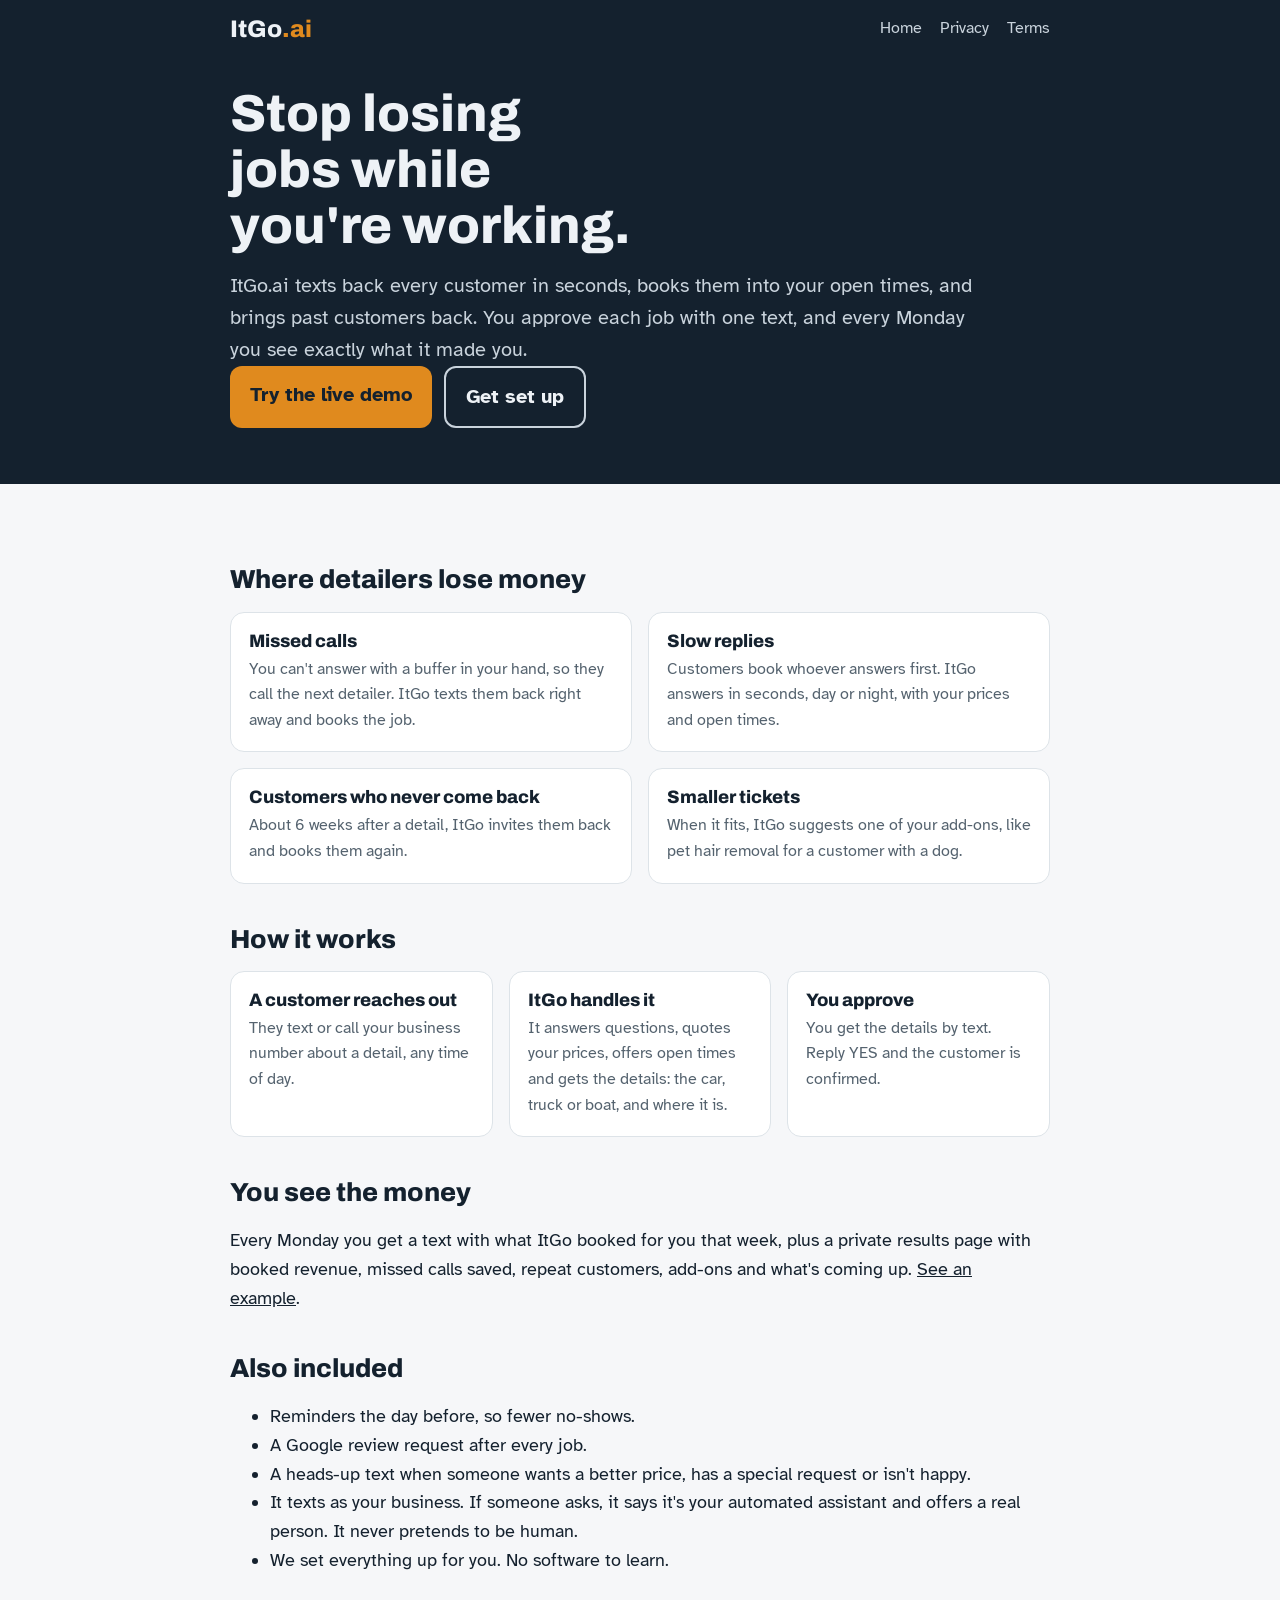
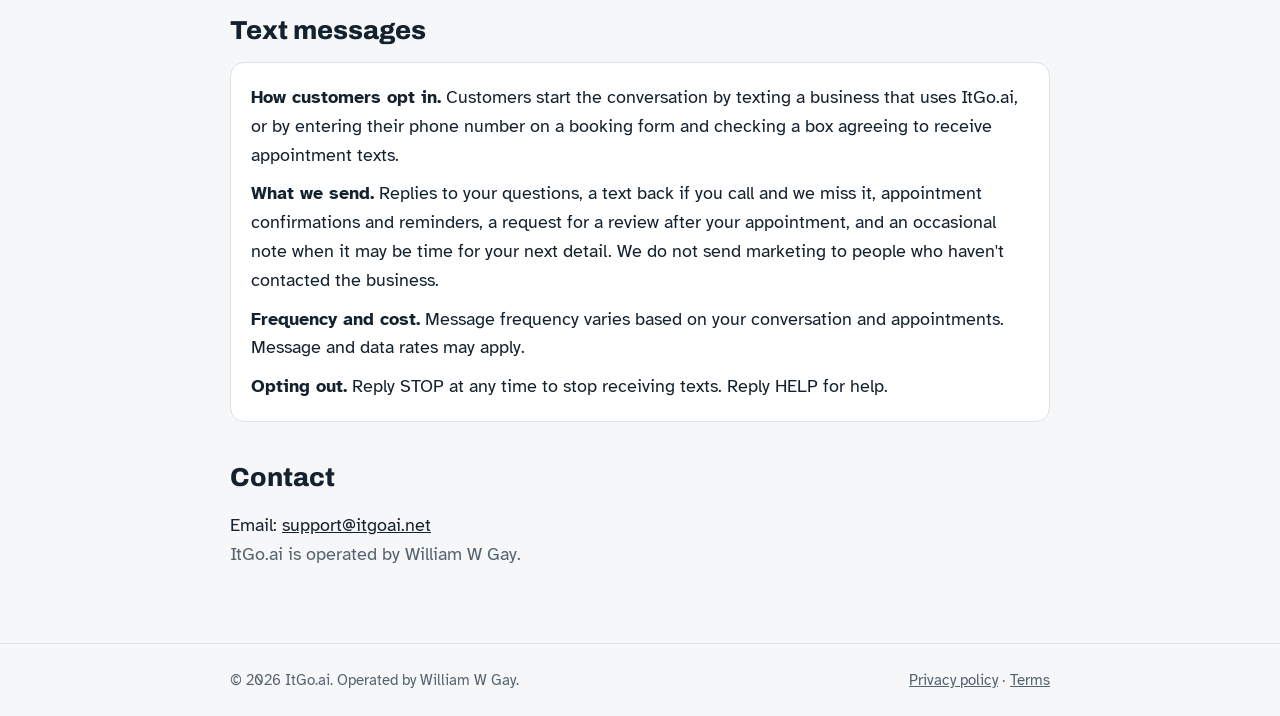
<file: index.html>
<!doctype html>
<html lang="en">
<head>
<meta charset="utf-8">
<meta name="viewport" content="width=device-width, initial-scale=1, viewport-fit=cover">
<title>ItGo.ai: AI texting and booking for detailing businesses</title>
<meta name="description" content="ItGo.ai answers texts for detailing businesses (cars, trucks and boats), books appointments and keeps their calendar full.">
<link rel="stylesheet" href="https://fonts.googleapis.com/css2?family=Archivo:wdth,wght@112,800&family=Atkinson+Hyperlegible:wght@400;700&display=swap">
<link rel="stylesheet" href="style.css">
</head>
<body>
<header><div class="wrap"><a class="logo" href="index.html">ItGo<span>.ai</span></a>
<nav><a href="index.html">Home</a><a href="privacy.html">Privacy</a><a href="terms.html">Terms</a></nav></div></header>
<section class="hero"><div class="wrap">
<h1>Stop losing jobs while you're working.</h1>
<p>ItGo.ai texts back every customer in seconds, books them into your open times, and brings past customers back. You approve each job with one text, and every Monday you see exactly what it made you.</p>
<p class="cta"><a class="btn" href="https://itgoai.github.io/Itgo/demo.html">Try the live demo</a><a class="btn ghost" href="signup.html">Get set up</a></p>
</div></section>
<main class="wrap">
<h2>Where detailers lose money</h2>
<div class="grid2">
<div class="step"><b>Missed calls</b><p>You can't answer with a buffer in your hand, so they call the next detailer. ItGo texts them back right away and books the job.</p></div>
<div class="step"><b>Slow replies</b><p>Customers book whoever answers first. ItGo answers in seconds, day or night, with your prices and open times.</p></div>
<div class="step"><b>Customers who never come back</b><p>About 6 weeks after a detail, ItGo invites them back and books them again.</p></div>
<div class="step"><b>Smaller tickets</b><p>When it fits, ItGo suggests one of your add-ons, like pet hair removal for a customer with a dog.</p></div>
</div>

<h2>How it works</h2>
<div class="steps">
<div class="step"><b>A customer reaches out</b><p>They text or call your business number about a detail, any time of day.</p></div>
<div class="step"><b>ItGo handles it</b><p>It answers questions, quotes your prices, offers open times and gets the details: the car, truck or boat, and where it is.</p></div>
<div class="step"><b>You approve</b><p>You get the details by text. Reply YES and the customer is confirmed.</p></div>
</div>

<h2>You see the money</h2>
<p>Every Monday you get a text with what ItGo booked for you that week, plus a private results page with booked revenue, missed calls saved, repeat customers, add-ons and what's coming up. <a href="dashboard.html?sample=1">See an example</a>.</p>

<h2>Also included</h2>
<ul>
<li>Reminders the day before, so fewer no-shows.</li>
<li>A Google review request after every job.</li>
<li>A heads-up text when someone wants a better price, has a special request or isn't happy.</li>
<li>It texts as your business. If someone asks, it says it's your automated assistant and offers a real person. It never pretends to be human.</li>
<li>We set everything up for you. No software to learn.</li>
</ul>

<h2 id="texting">Text messages</h2>
<div class="sms">
<p><strong>How customers opt in.</strong> Customers start the conversation by texting a business that uses ItGo.ai, or by entering their phone number on a booking form and checking a box agreeing to receive appointment texts.</p>
<p><strong>What we send.</strong> Replies to your questions, a text back if you call and we miss it, appointment confirmations and reminders, a request for a review after your appointment, and an occasional note when it may be time for your next detail. We do not send marketing to people who haven't contacted the business.</p>
<p><strong>Frequency and cost.</strong> Message frequency varies based on your conversation and appointments. Message and data rates may apply.</p>
<p><strong>Opting out.</strong> Reply STOP at any time to stop receiving texts. Reply HELP for help.</p>
</div>

<h2>Contact</h2>
<p>Email: <a href="mailto:support@itgoai.net">support@itgoai.net</a><br><span class="muted">ItGo.ai is operated by William W Gay.</span></p>
</main>
<footer><div class="wrap"><span>© 2026 ItGo.ai. Operated by William W Gay.</span><span><a href="privacy.html">Privacy policy</a> · <a href="terms.html">Terms</a></span></div></footer>
</body>
</html>
</file>
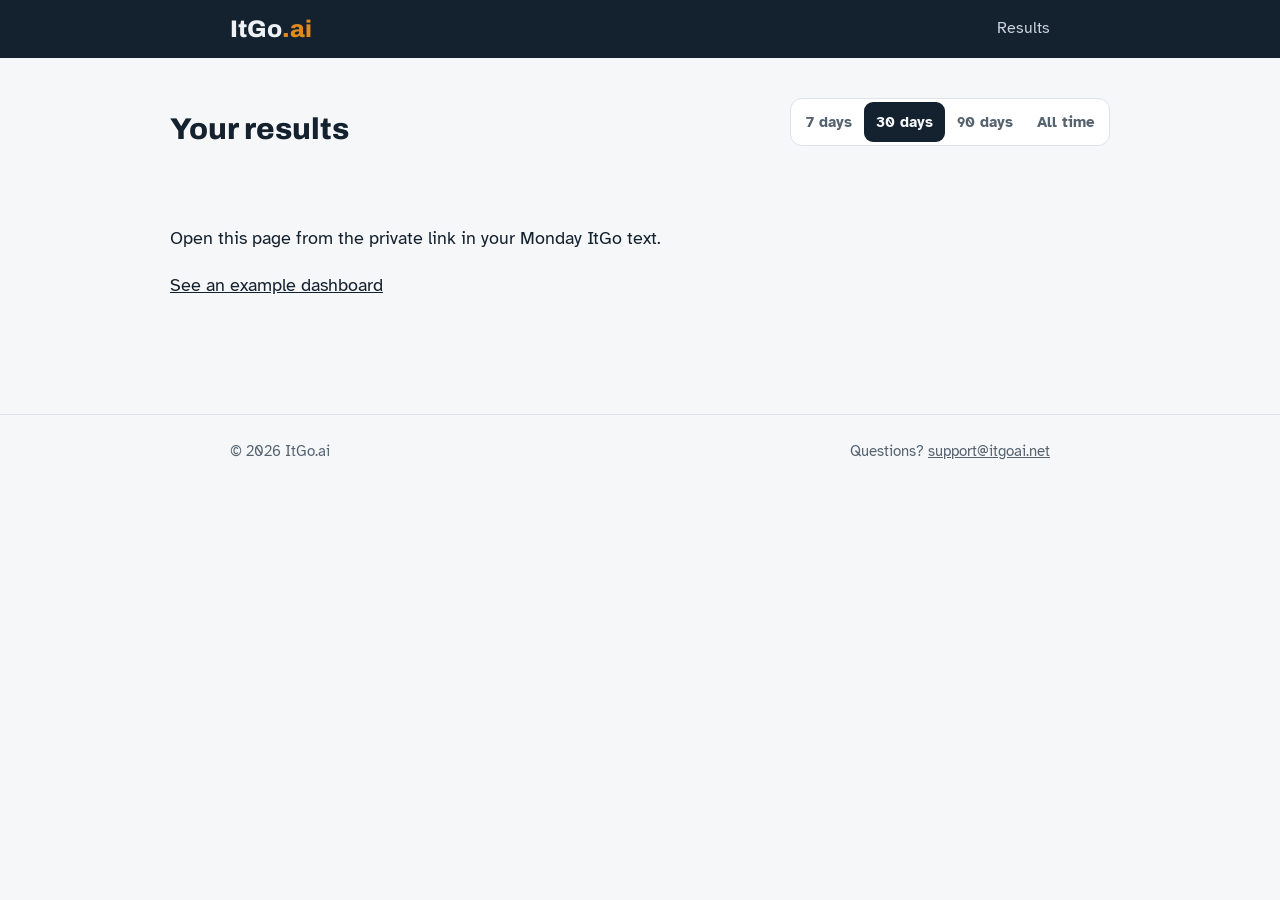
<file: dashboard.html>
<!doctype html>
<html lang="en">
<head>
<meta charset="utf-8">
<meta name="viewport" content="width=device-width, initial-scale=1, viewport-fit=cover">
<meta name="robots" content="noindex">
<title>Your results · ItGo.ai</title>
<link rel="stylesheet" href="https://fonts.googleapis.com/css2?family=Archivo:wdth,wght@112,800&family=Atkinson+Hyperlegible:wght@400;700&display=swap">
<link rel="stylesheet" href="style.css">
<style>
/* Owner dashboard: hero number, where the money came from, weekly chart, activity, upcoming jobs, heads-ups */
:root{--bar:#c26a0e;--good:#1d7a4a;--good-bg:#e3f3ea;--pend:#8a4f00;--pend-bg:#fdf0db}
@media (prefers-color-scheme:dark){:root{--bar:#cf7a18;--good:#6fd39c;--good-bg:#16342a;--pend:#f5c169;--pend-bg:#3a2c12}}
main.wrap{max-width:980px}
.top{display:flex;justify-content:space-between;align-items:flex-end;gap:12px;flex-wrap:wrap;margin-bottom:20px}
.top h1{font:800 30px/1.1 var(--display);margin:0}
.period{display:flex;background:var(--card);border:1px solid var(--line);border-radius:12px;padding:3px}
.period button{font:inherit;font-size:15px;font-weight:700;border:0;background:none;color:var(--muted);padding:8px 12px;border-radius:9px;cursor:pointer}
.period button[aria-pressed="true"]{background:var(--ink);color:var(--bg)}
button:focus-visible{outline:3px solid var(--accent);outline-offset:2px}
.card{background:var(--card);border:1px solid var(--line);border-radius:16px;padding:20px}
.hero{margin-bottom:16px}
.hero .label{color:var(--muted);margin:0}
.hero .big{font:700 clamp(48px,9vw,68px)/1.05 var(--body);margin:4px 0}
.hero .sub{margin:0;color:var(--muted)}
h2.sec{font:800 20px/1.2 var(--display);margin:28px 0 10px}
.tiles{display:grid;grid-template-columns:repeat(4,1fr);gap:12px}
.tile{background:var(--card);border:1px solid var(--line);border-radius:14px;padding:16px;min-width:0}
.tile .t{color:var(--muted);font-size:15px;margin:0}
.tile .v{font-weight:700;font-size:28px;line-height:1.15;margin:6px 0 4px}
.tile .d{color:var(--muted);font-size:14px;margin:0}
.chartwrap{position:relative}
.chartwrap svg{display:block;width:100%;overflow:visible}
.chartwrap text{font-family:var(--body);fill:var(--muted)}
.tip{position:absolute;pointer-events:none;background:var(--ink);color:var(--bg);padding:6px 10px;border-radius:8px;font-size:14px;white-space:nowrap;transform:translate(-50%,-100%);display:none}
details.table{margin-top:10px;font-size:15px}
details.table summary{cursor:pointer;color:var(--muted)}
details.table table{border-collapse:collapse;margin-top:8px}
details.table td,details.table th{padding:4px 14px 4px 0;text-align:left;font-variant-numeric:tabular-nums}
.list .row{display:grid;grid-template-columns:150px 1fr auto auto;gap:12px;align-items:center;padding:10px 0;border-top:1px solid var(--line)}
.list .row:first-child{border-top:0}
.list .when{font-weight:700;font-variant-numeric:tabular-nums}
.list .who{min-width:0;overflow-wrap:anywhere}
.list .who small{display:block;color:var(--muted)}
.list .price{font-variant-numeric:tabular-nums;font-weight:700}
.pill{font-size:13px;font-weight:700;padding:3px 10px;border-radius:99px;white-space:nowrap;justify-self:start}
.pill.booked{background:var(--good-bg);color:var(--good)}
.pill.pending{background:var(--pend-bg);color:var(--pend)}
.alert{padding:10px 0;border-top:1px solid var(--line)}
.alert:first-child{border-top:0}
.alert b{display:block}
.alert small{color:var(--muted)}
.empty{color:var(--muted);margin:0}
.banner{background:var(--pend-bg);color:var(--pend);border-radius:12px;padding:10px 14px;margin-bottom:16px;font-weight:700}
.msg{padding:40px 0}
@media (max-width:760px){.tiles{grid-template-columns:1fr 1fr}.list .row{grid-template-columns:1fr auto}.list .who{grid-column:1/-1;grid-row:2}}
</style>
</head>
<body>
<header><div class="wrap"><a class="logo" href="index.html">ItGo<span>.ai</span></a><nav><span style="color:#c9d3dc">Results</span></nav></div></header>
<main class="wrap">
  <div id="banner"></div>
  <div class="top">
    <h1 id="title">Your results</h1>
    <div class="period" role="group" aria-label="Time period">
      <button type="button" data-days="7" aria-pressed="false">7 days</button>
      <button type="button" data-days="30" aria-pressed="true">30 days</button>
      <button type="button" data-days="90" aria-pressed="false">90 days</button>
      <button type="button" data-days="0" aria-pressed="false">All time</button>
    </div>
  </div>
  <div id="out"><p class="msg muted">Loading your numbers…</p></div>
</main>
<footer><div class="wrap"><span>© 2026 ItGo.ai</span><span>Questions? <a href="mailto:support@itgoai.net">support@itgoai.net</a></span></div></footer>

<script>
(function(){
  const API = "https://htlssigvpaacxenogkog.supabase.co/functions/v1/sms-webhook?dashboard=1";
  const q = new URLSearchParams(location.search);
  const key = q.get("k") || "";
  const sample = q.has("sample");
  let days = 30, data = null;
  const $ = id => document.getElementById(id);
  const esc = t => String(t ?? "").replace(/[&<>"]/g, c => ({ "&": "&amp;", "<": "&lt;", ">": "&gt;", '"': "&quot;" }[c]));
  const money = n => "$" + Math.round(Number(n) || 0).toLocaleString("en-US");
  const short = n => n >= 1000 ? "$" + (Math.round(n / 100) / 10).toString().replace(/\.0$/, "") + "K" : "$" + Math.round(n);
  const plural = (n, one, many) => n + " " + (n === 1 ? one : many);
  const periodText = d => d === 0 ? "all time" : "the last " + d + " days";

  // Example numbers for showing detailers what they'd get. Clearly labeled on the page.
  function sampleData(d) {
    const f = d === 7 ? 0.25 : d === 30 ? 1 : d === 90 ? 2.9 : 4.2;
    const r = n => Math.round(n * f);
    const day = (n, h) => { const t = new Date(); t.setDate(t.getDate() + n); t.setHours(h, 0, 0, 0); return t.toISOString(); };
    return {
      business: "Mike's Mobile Detailing", days: d,
      booked_money: r(4385), booked_jobs: r(26), customers_texted: r(41), after_hours: r(14), reply_seconds: 9,
      missed_calls: r(11), missed_call_jobs: r(6), missed_call_money: r(1090),
      rebook_sent: r(18), rebook_jobs: r(7), rebook_money: r(1240), addon_money: r(520),
      reviews_requested: r(22), reminders_sent: r(24), lost_leads: r(4),
      weekly: [["Sep 7", 620], ["Sep 14", 840], ["Sep 21", 710], ["Sep 28", 1050], ["Oct 5", 930], ["Oct 12", 1180], ["Oct 19", 1240], ["Oct 26", 1015]]
        .map(([week, m]) => ({ week, money: m })),
      upcoming: [
        { starts_at: day(1, 9), service_name: "Full Detail + Pet Hair Removal", price: 290, status: "booked", name: "Dana R.", phone: "" },
        { starts_at: day(1, 14), service_name: "Wash & Wax", price: 90, status: "booked", name: "Chris P.", phone: "" },
        { starts_at: day(2, 10), service_name: "Interior Only", price: 150, status: "pending", name: "Alicia M.", phone: "" },
        { starts_at: day(4, 8), service_name: "Full Detail", price: 250, status: "booked", name: "Sam T.", phone: "" },
      ],
      alerts: [
        { kind: "price_request", summary: "Asked if we could do a Full Detail for $200. Has a 2021 Tacoma.", created_at: day(0, 8), name: "Jordan K." },
        { kind: "lost_lead", summary: "Wanted Saturday only and we were booked. Said maybe next month.", created_at: day(-2, 17), name: "Taylor B." },
      ],
    };
  }

  async function load() {
    $("out").innerHTML = '<p class="msg muted">Loading your numbers…</p>';
    if (sample) { data = sampleData(days); render(); return; }
    if (!key) {
      $("out").innerHTML = '<div class="msg"><p>Open this page from the private link in your Monday ItGo text.</p><p><a href="dashboard.html?sample=1">See an example dashboard</a></p></div>';
      return;
    }
    try {
      const res = await fetch(API, { method: "POST", headers: { "content-type": "application/json" }, body: JSON.stringify({ key, days }) });
      const body = await res.json().catch(() => ({}));
      if (!res.ok) throw new Error(body.error || "Couldn't load your numbers right now.");
      data = body; render();
    } catch (e) { $("out").innerHTML = '<p class="msg">' + esc(e.message) + "</p>"; }
  }

  function tile(title, value, detail) {
    return '<div class="tile"><p class="t">' + esc(title) + '</p><p class="v">' + esc(value) + '</p><p class="d">' + esc(detail) + "</p></div>";
  }

  function render() {
    const d = data;
    $("title").textContent = d.business;
    document.title = d.business + " results · ItGo.ai";
    $("banner").innerHTML = sample ? '<div class="banner">Example dashboard with made-up numbers, to show what a busy detailer sees.</div>' : "";
    const avg = d.booked_jobs ? d.booked_money / d.booked_jobs : 0;
    const rate = d.customers_texted ? Math.round(100 * Math.min(1, d.booked_jobs / d.customers_texted)) : 0;
    const reply = d.reply_seconds == null ? "–" : d.reply_seconds < 60 ? d.reply_seconds + " sec" : Math.round(d.reply_seconds / 60) + " min";
    const upTotal = d.upcoming.reduce((t, j) => t + Number(j.price), 0);

    $("out").innerHTML =
      '<section class="card hero"><p class="label">Booked by ItGo in ' + periodText(d.days) + '</p>' +
      '<p class="big">' + money(d.booked_money) + '</p>' +
      '<p class="sub">' + plural(d.booked_jobs, "job", "jobs") + (d.booked_jobs ? " · " + money(avg) + " average" : "") + "</p></section>" +

      '<h2 class="sec">Money you\'d likely have missed</h2><div class="tiles">' +
      tile("Missed calls saved", money(d.missed_call_money), plural(d.missed_call_jobs, "job", "jobs") + " from " + plural(d.missed_calls, "missed call", "missed calls")) +
      tile("Past customers back", money(d.rebook_money), d.rebook_jobs + " of " + plural(d.rebook_sent, "customer", "customers") + " invited") +
      tile("Add-ons sold", money(d.addon_money), "Pet hair, odor and other extras") +
      tile("Answered after hours", String(d.after_hours), plural(d.after_hours, "customer", "customers") + " texted while you were closed") +
      "</div>" +

      '<h2 class="sec">Booked each week</h2><div class="card"><div class="chartwrap"><div id="chart"></div><div class="tip" id="tip" role="status"></div></div>' +
      '<details class="table"><summary>Show as a table</summary><table><thead><tr><th>Week of</th><th>Booked</th></tr></thead><tbody>' +
      d.weekly.map(w => "<tr><td>" + esc(w.week) + "</td><td>" + money(w.money) + "</td></tr>").join("") + "</tbody></table></details></div>" +

      '<h2 class="sec">Activity</h2><div class="tiles">' +
      tile("Customers who texted", String(d.customers_texted), rate + "% booked a job") +
      tile("Typical reply time", reply, "From their text to our answer") +
      tile("Reviews requested", String(d.reviews_requested), plural(d.reminders_sent, "reminder", "reminders") + " also sent") +
      tile("Didn't book", String(d.lost_leads), d.lost_leads ? "We texted you each one. Worth a call." : "Nobody walked away") +
      "</div>" +

      '<h2 class="sec">Next 14 days</h2><div class="card list">' +
      (d.upcoming.length ? d.upcoming.map(j => {
        const when = new Date(j.starts_at).toLocaleString("en-US", { weekday: "short", month: "short", day: "numeric", hour: "numeric", minute: "2-digit" });
        return '<div class="row"><span class="when">' + esc(when) + '</span><span class="who">' + esc(j.name || j.phone || "Customer") +
          "<small>" + esc(j.service_name) + '</small></span><span class="price">' + money(j.price) + "</span>" +
          '<span class="pill ' + (j.status === "booked" ? 'booked">✓ Confirmed' : 'pending">⏳ Needs your YES') + "</span></div>";
      }).join("") + '<div class="row"><span class="when">Total</span><span class="who"></span><span class="price">' + money(upTotal) + "</span><span></span></div>"
        : '<p class="empty">Nothing on the calendar for the next 14 days yet.</p>') +
      "</div>" +

      '<h2 class="sec">Heads-ups we sent you</h2><div class="card">' +
      (d.alerts.length ? d.alerts.map(a => {
        const label = { price_request: "Wants a better price", lost_lead: "Didn't book", special_request: "Special request", question: "Has a question", upset: "Unhappy customer" }[a.kind] || "Heads up";
        const when = new Date(a.created_at).toLocaleString("en-US", { month: "short", day: "numeric", hour: "numeric", minute: "2-digit" });
        return '<div class="alert"><b>' + esc(label) + " · " + esc(a.name || a.phone || "Customer") + "</b>" + esc(a.summary) + "<br><small>" + esc(when) + "</small></div>";
      }).join("") : '<p class="empty">No heads-ups in ' + periodText(d.days) + ".</p>") +
      "</div>";
    drawChart();
  }

  // One series, so no legend: the heading says what's plotted. Hover or tap a week for its total.
  function drawChart() {
    const box = $("chart"); if (!box || !data) return;
    const weeks = data.weekly || [];
    const W = Math.max(280, box.clientWidth), H = 220, padL = 46, padR = 8, padT = 22, padB = 28;
    const max = Math.max(0, ...weeks.map(w => Number(w.money)));
    const raw = Math.max(max, 400) / 4, mag = Math.pow(10, Math.floor(Math.log10(raw))), n = raw / mag;
    const step = (n <= 1 ? 1 : n <= 2 ? 2 : n <= 2.5 ? 2.5 : n <= 5 ? 5 : 10) * mag;
    const top = step * Math.ceil(Math.max(max, 1) / step);
    const y = v => padT + (H - padT - padB) * (1 - v / top);
    const band = (W - padL - padR) / weeks.length, bw = Math.min(24, band * 0.6);
    let svg = '<svg width="' + W + '" height="' + H + '" viewBox="0 0 ' + W + " " + H + '" role="img" aria-label="Money booked each week for the last 8 weeks">';
    for (let v = 0; v <= top + 0.001; v += step) {
      svg += '<line x1="' + padL + '" x2="' + (W - padR) + '" y1="' + y(v) + '" y2="' + y(v) + '" stroke="var(--line)" stroke-width="1"/>';
      svg += '<text x="' + (padL - 8) + '" y="' + (y(v) + 4) + '" text-anchor="end" font-size="12" style="font-variant-numeric:tabular-nums">' + short(v) + "</text>";
    }
    const peak = weeks.reduce((b, w, i) => Number(w.money) > Number(weeks[b].money) ? i : b, 0);
    weeks.forEach((w, i) => {
      const cx = padL + band * (i + 0.5), v = Number(w.money), y0 = y(0), y1 = y(v), h = y0 - y1, r = Math.min(4, h);
      if (h > 0) svg += '<path d="M' + (cx - bw / 2) + " " + y0 + "V" + (y1 + r) + "Q" + (cx - bw / 2) + " " + y1 + " " + (cx - bw / 2 + r) + " " + y1 +
        "H" + (cx + bw / 2 - r) + "Q" + (cx + bw / 2) + " " + y1 + " " + (cx + bw / 2) + " " + (y1 + r) + "V" + y0 + 'Z" fill="var(--bar)"/>';
      // Label only this week and the best week; the tooltip and table carry the rest
      if (v > 0 && (i === weeks.length - 1 || i === peak)) {
        svg += '<text x="' + cx + '" y="' + (y1 - 6) + '" text-anchor="middle" font-size="12" style="fill:var(--ink);font-weight:700">' + short(v) + "</text>";
      }
      if (band >= 52 || i % 2 === weeks.length % 2 || i === weeks.length - 1) {
        svg += '<text x="' + cx + '" y="' + (H - 8) + '" text-anchor="middle" font-size="12">' + esc(w.week) + "</text>";
      }
      svg += '<rect class="hit" data-i="' + i + '" x="' + (padL + band * i) + '" y="' + padT + '" width="' + band + '" height="' + (H - padT - padB) +
        '" fill="transparent" tabindex="0" aria-label="Week of ' + esc(w.week) + ": " + money(v) + '"/>';
    });
    box.innerHTML = svg + "</svg>";
    const tip = $("tip");
    const show = el => {
      const w = weeks[+el.dataset.i];
      tip.textContent = "Week of " + w.week + ": " + money(w.money);
      tip.style.left = (padL + band * (+el.dataset.i + 0.5)) + "px";
      tip.style.top = (y(Number(w.money)) - 8) + "px";
      tip.style.display = "block";
    };
    box.querySelectorAll(".hit").forEach(el => {
      el.addEventListener("mouseenter", () => show(el));
      el.addEventListener("focus", () => show(el));
      el.addEventListener("click", () => show(el));
      el.addEventListener("mouseleave", () => tip.style.display = "none");
      el.addEventListener("blur", () => tip.style.display = "none");
    });
  }

  document.querySelectorAll(".period button").forEach(b => b.onclick = () => {
    document.querySelectorAll(".period button").forEach(x => x.setAttribute("aria-pressed", String(x === b)));
    days = Number(b.dataset.days); load();
  });
  let t; addEventListener("resize", () => { clearTimeout(t); t = setTimeout(drawChart, 150); });
  load();
})();
</script>
</body>
</html>
</file>
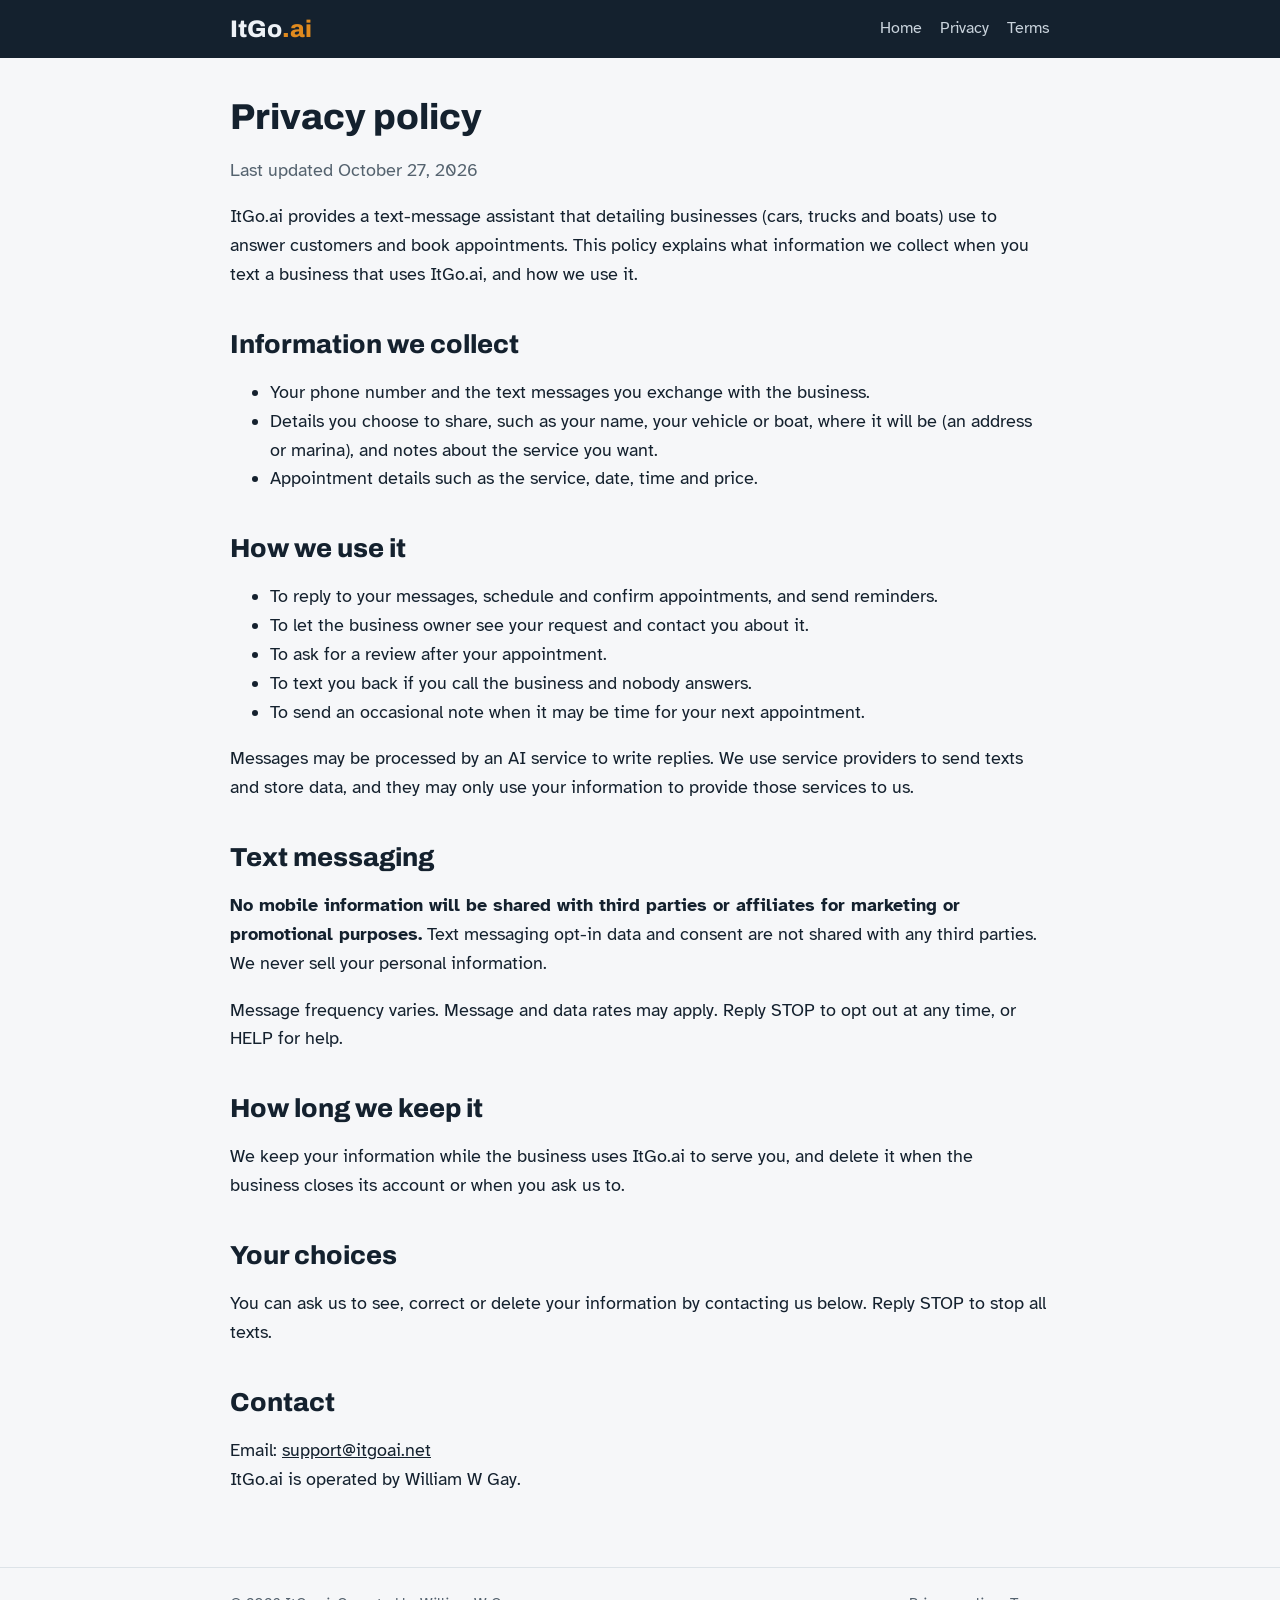
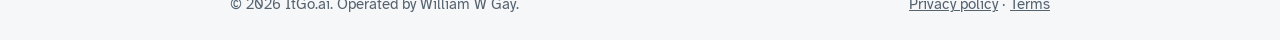
<file: privacy.html>
<!doctype html>
<html lang="en">
<head>
<meta charset="utf-8">
<meta name="viewport" content="width=device-width, initial-scale=1, viewport-fit=cover">
<title>Privacy Policy · ItGo.ai</title>
<meta name="description" content="ItGo.ai answers texts for detailing businesses (cars, trucks and boats), books appointments and keeps their calendar full.">
<link rel="stylesheet" href="https://fonts.googleapis.com/css2?family=Archivo:wdth,wght@112,800&family=Atkinson+Hyperlegible:wght@400;700&display=swap">
<link rel="stylesheet" href="style.css">
</head>
<body>
<header><div class="wrap"><a class="logo" href="index.html">ItGo<span>.ai</span></a>
<nav><a href="index.html">Home</a><a href="privacy.html">Privacy</a><a href="terms.html">Terms</a></nav></div></header>
<main class="wrap">
<h1 style="font:800 36px/1.1 var(--display);margin:0 0 6px">Privacy policy</h1>
<p class="muted">Last updated October 27, 2026</p>

<p>ItGo.ai provides a text-message assistant that detailing businesses (cars, trucks and boats) use to answer customers and book appointments. This policy explains what information we collect when you text a business that uses ItGo.ai, and how we use it.</p>

<h2>Information we collect</h2>
<ul>
<li>Your phone number and the text messages you exchange with the business.</li>
<li>Details you choose to share, such as your name, your vehicle or boat, where it will be (an address or marina), and notes about the service you want.</li>
<li>Appointment details such as the service, date, time and price.</li>
</ul>

<h2>How we use it</h2>
<ul>
<li>To reply to your messages, schedule and confirm appointments, and send reminders.</li>
<li>To let the business owner see your request and contact you about it.</li>
<li>To ask for a review after your appointment.</li>
<li>To text you back if you call the business and nobody answers.</li>
<li>To send an occasional note when it may be time for your next appointment.</li>
</ul>
<p>Messages may be processed by an AI service to write replies. We use service providers to send texts and store data, and they may only use your information to provide those services to us.</p>

<h2>Text messaging</h2>
<p><strong>No mobile information will be shared with third parties or affiliates for marketing or promotional purposes.</strong> Text messaging opt-in data and consent are not shared with any third parties. We never sell your personal information.</p>
<p>Message frequency varies. Message and data rates may apply. Reply STOP to opt out at any time, or HELP for help.</p>

<h2>How long we keep it</h2>
<p>We keep your information while the business uses ItGo.ai to serve you, and delete it when the business closes its account or when you ask us to.</p>

<h2>Your choices</h2>
<p>You can ask us to see, correct or delete your information by contacting us below. Reply STOP to stop all texts.</p>

<h2>Contact</h2>
<p>Email: <a href="mailto:support@itgoai.net">support@itgoai.net</a><br>ItGo.ai is operated by William W Gay.</p>
</main>
<footer><div class="wrap"><span>© 2026 ItGo.ai. Operated by William W Gay.</span><span><a href="privacy.html">Privacy policy</a> · <a href="terms.html">Terms</a></span></div></footer>
</body>
</html>
</file>
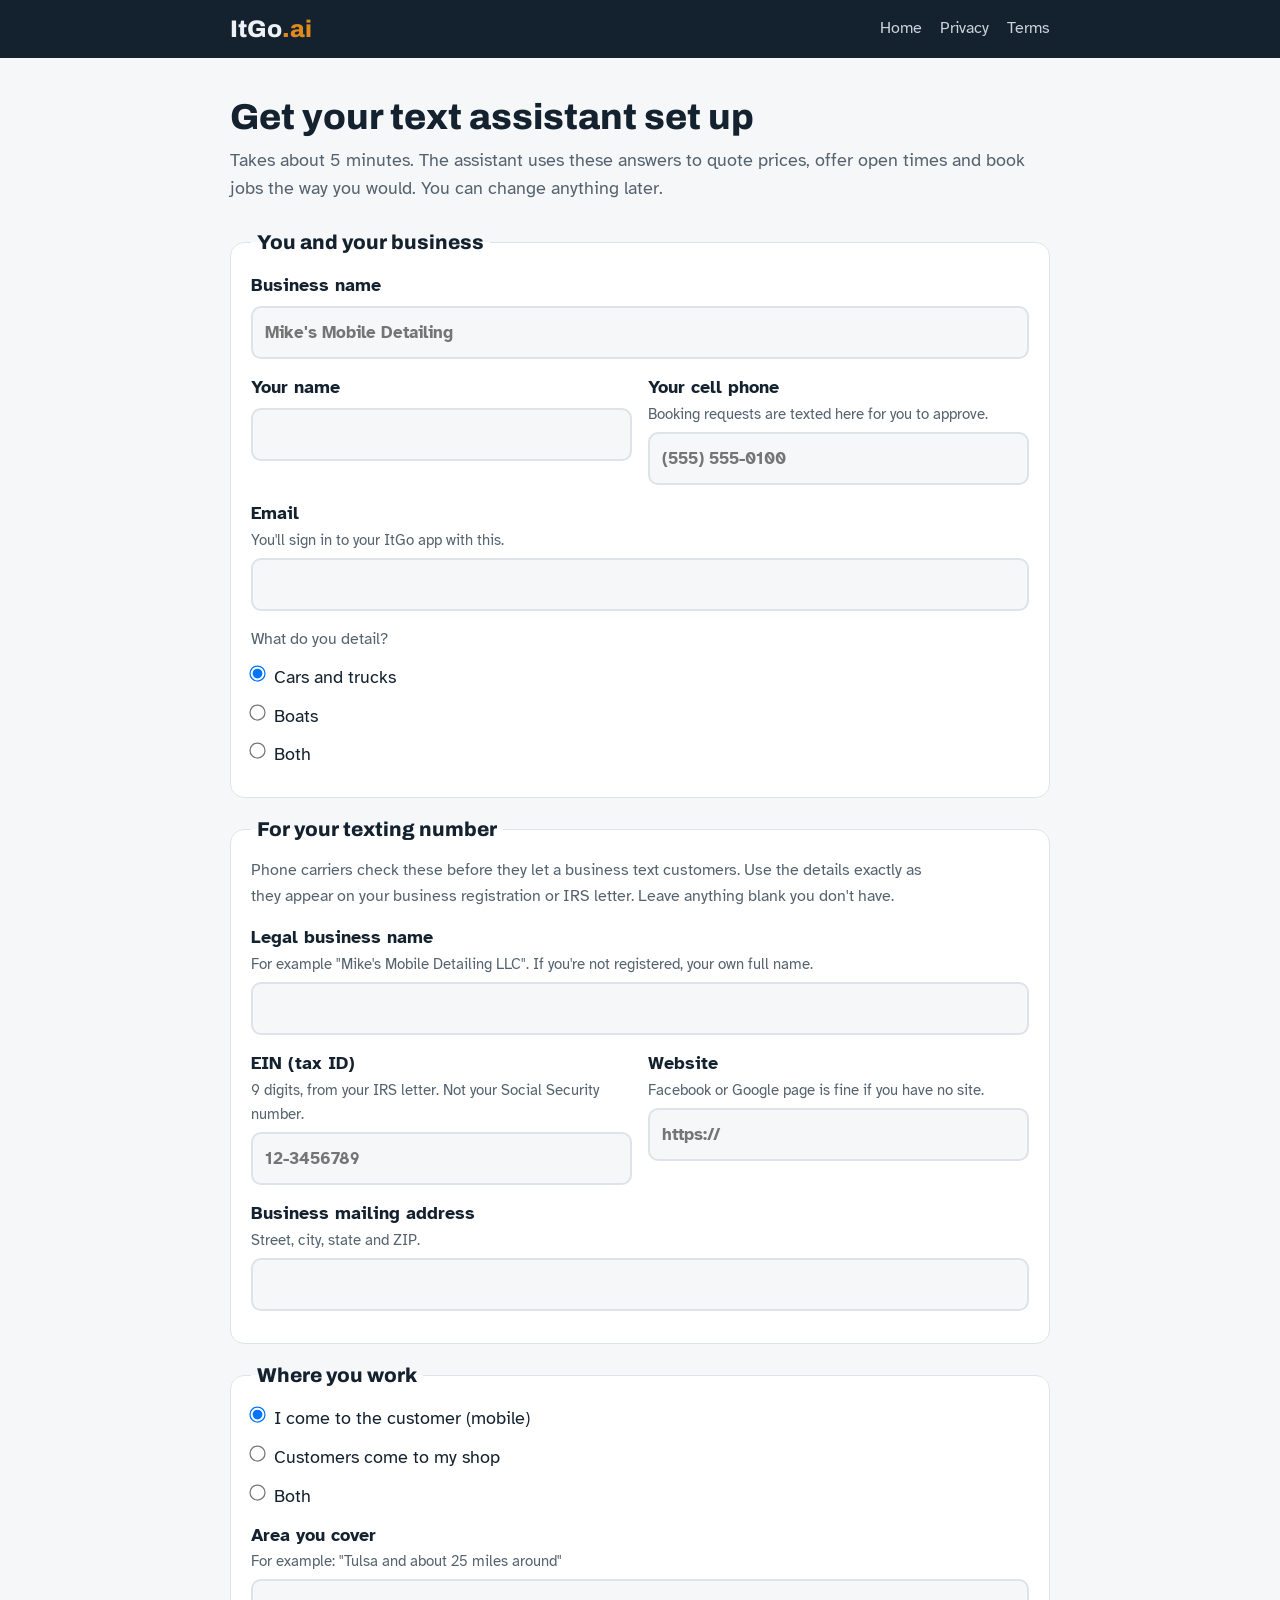
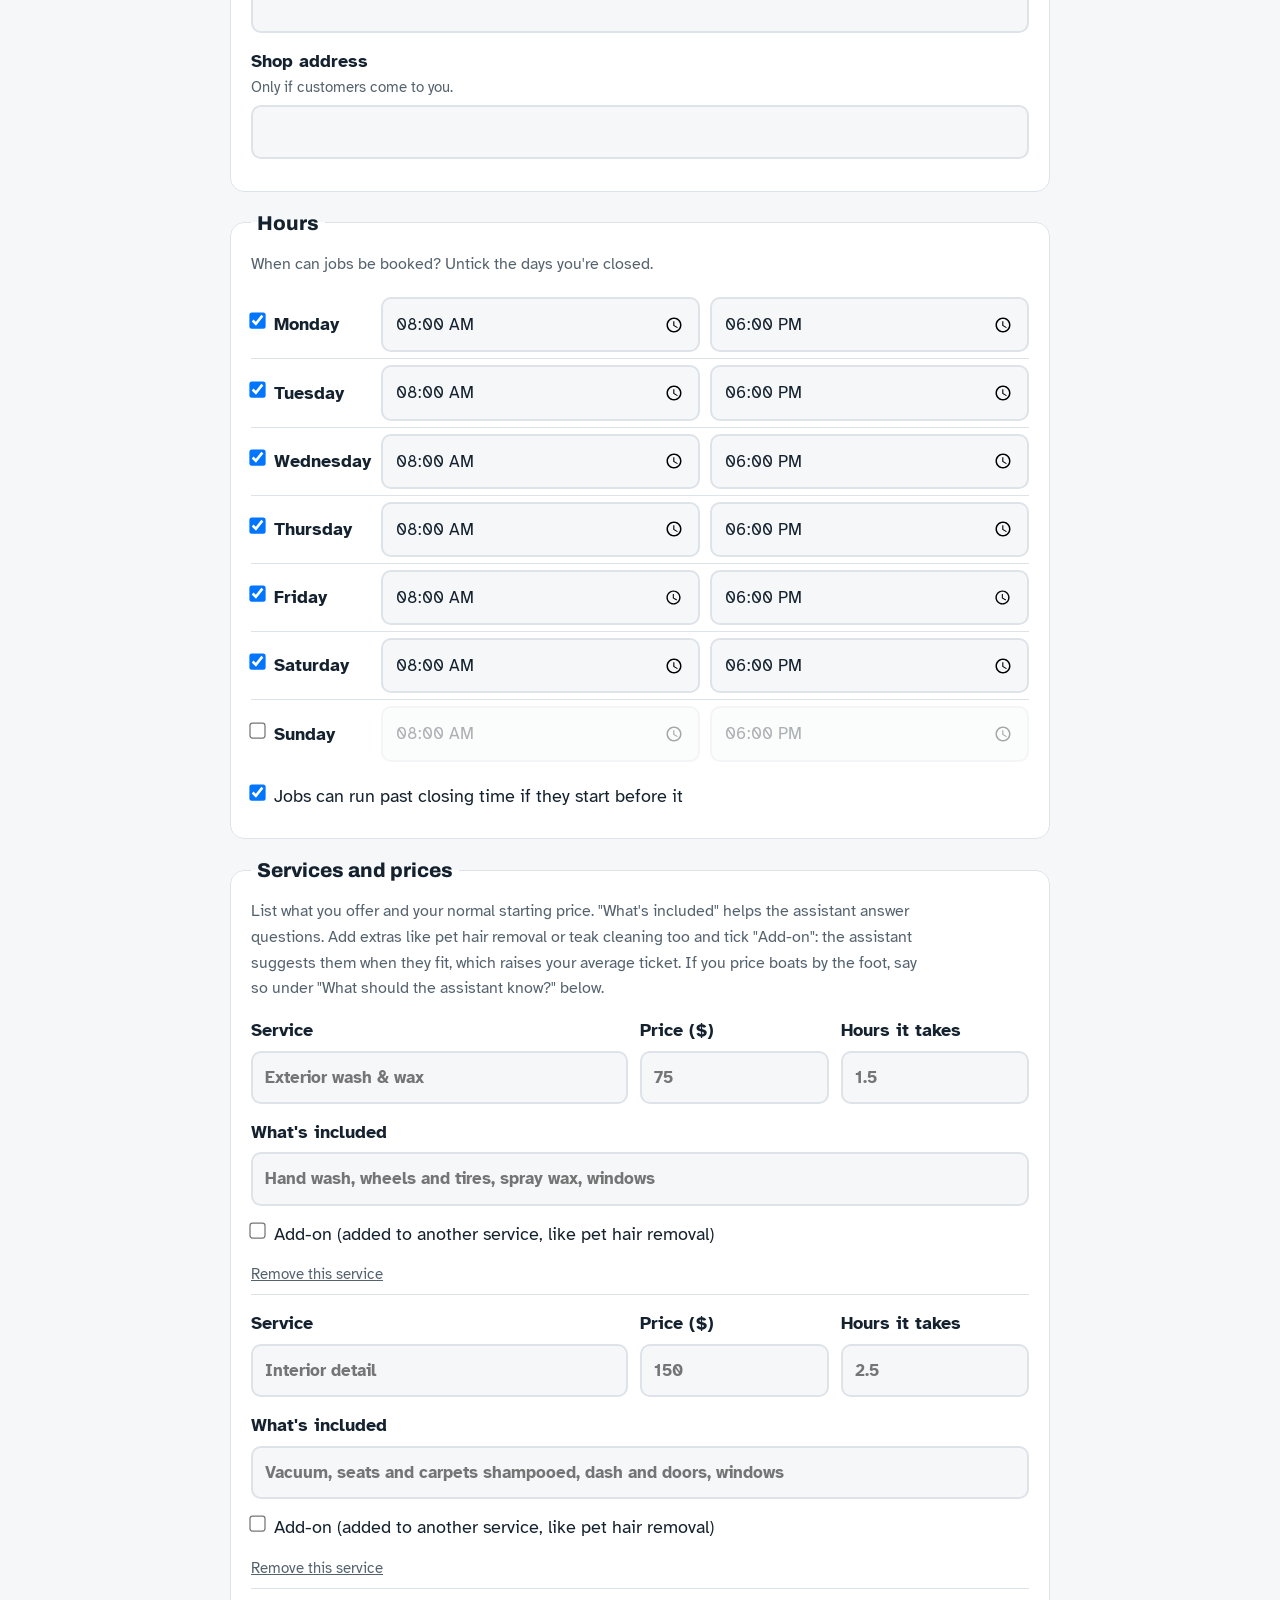
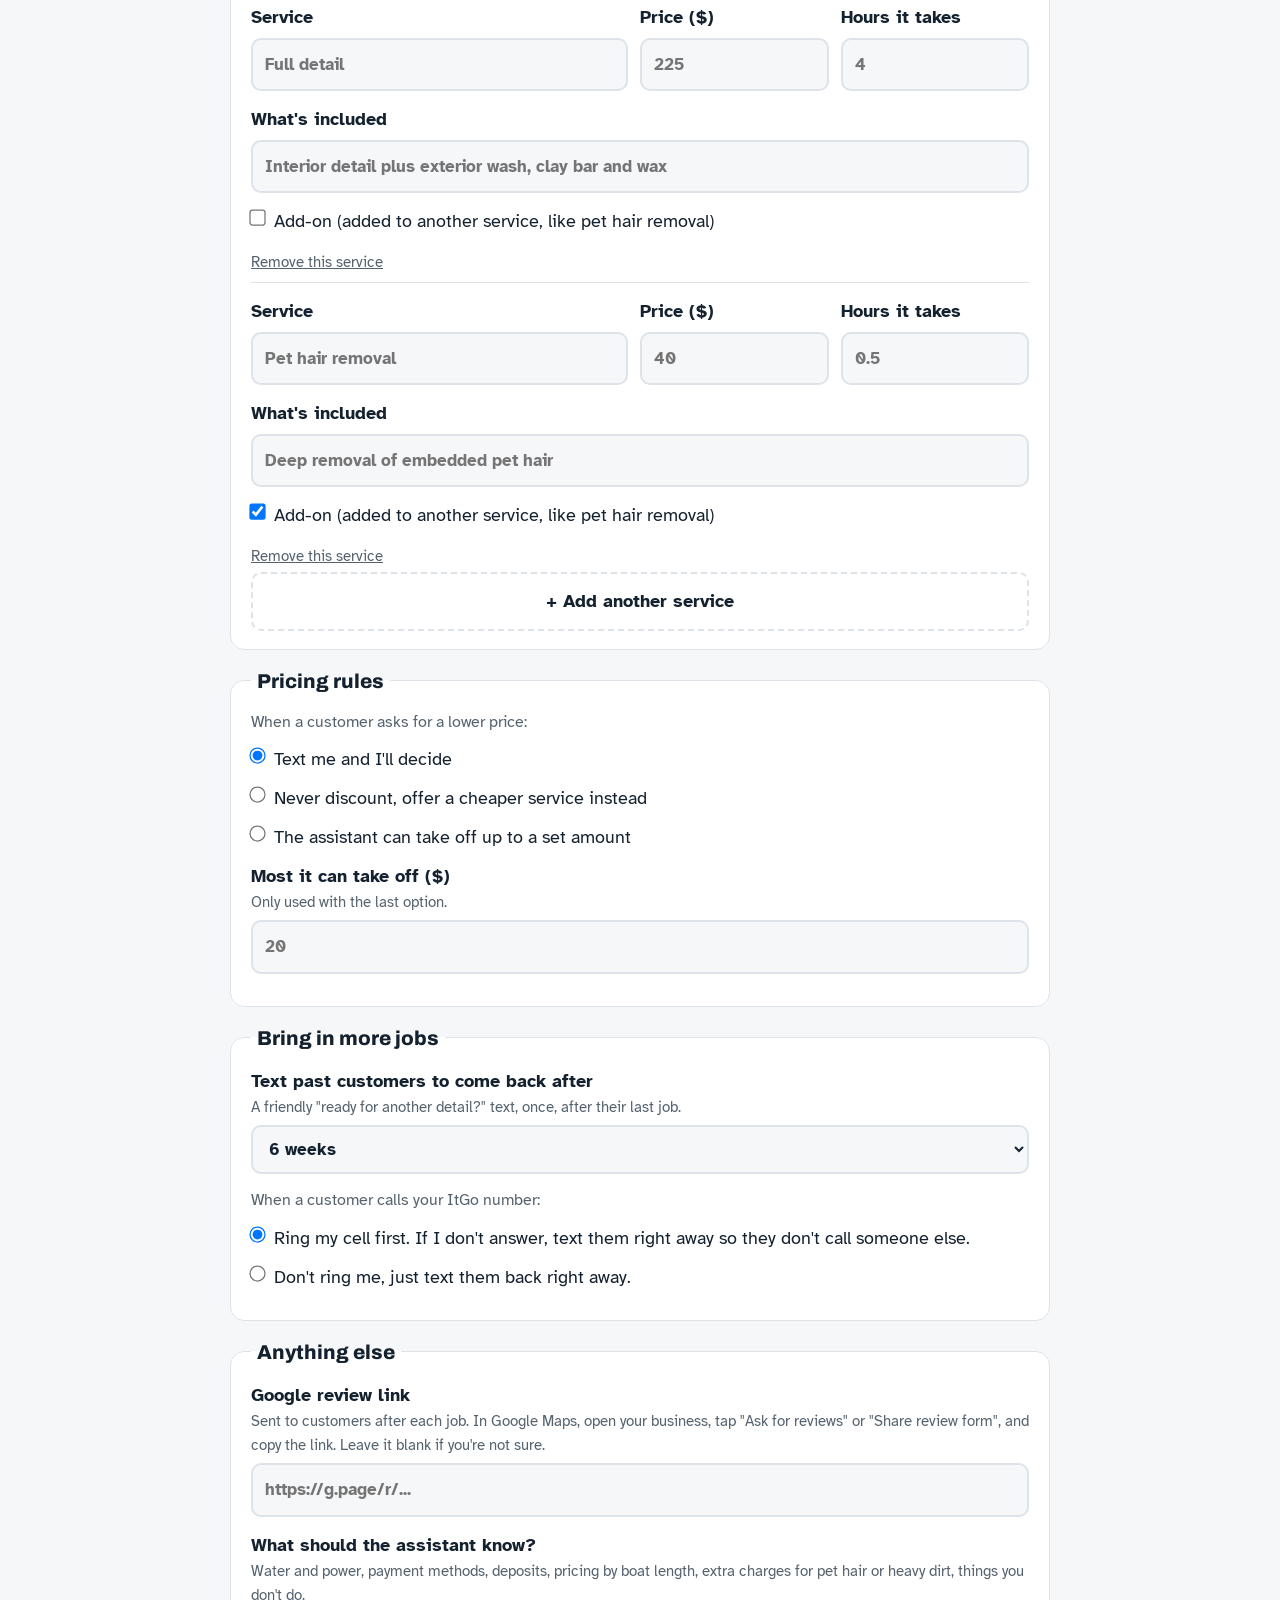
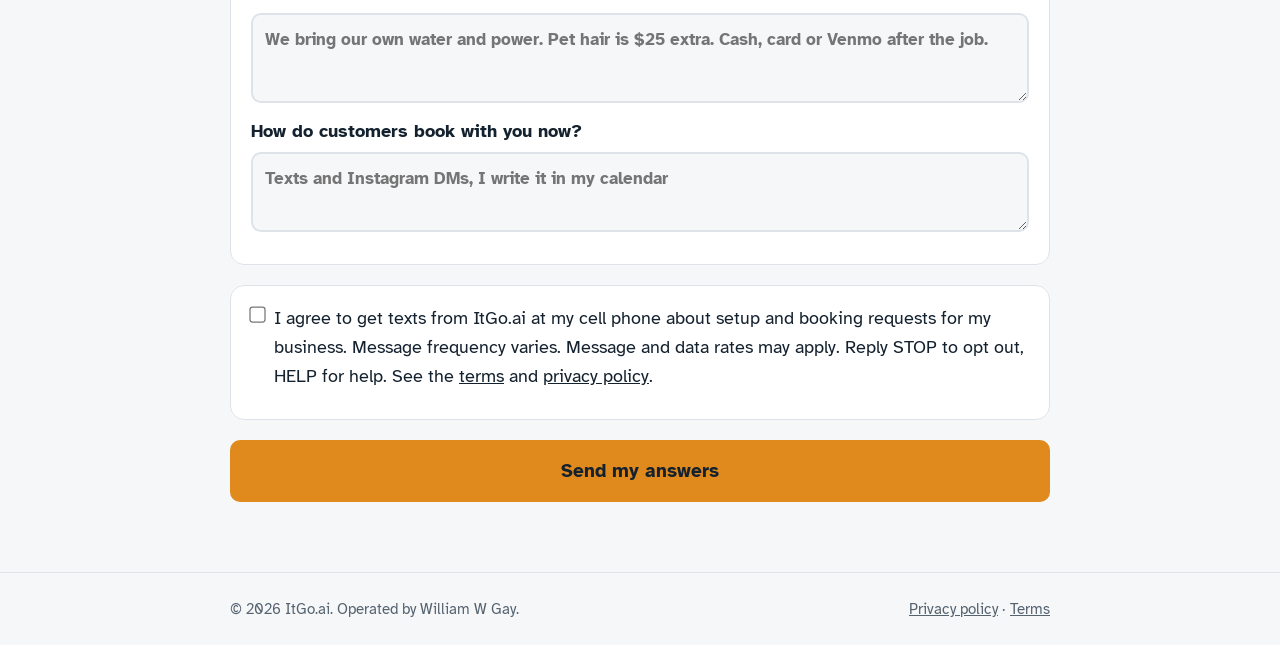
<file: signup.html>
<!doctype html>
<html lang="en">
<head>
<meta charset="utf-8">
<meta name="viewport" content="width=device-width, initial-scale=1, viewport-fit=cover">
<title>Get set up · ItGo.ai</title>
<meta name="description" content="Tell us about your detailing business and we'll set up your ItGo.ai text assistant.">
<link rel="stylesheet" href="https://fonts.googleapis.com/css2?family=Archivo:wdth,wght@112,800&family=Atkinson+Hyperlegible:wght@400;700&display=swap">
<link rel="stylesheet" href="style.css">
<style>
/* Form pieces on top of the shared site styles */
fieldset{border:1px solid var(--line);background:var(--card);border-radius:14px;padding:18px 20px;margin:0 0 20px;min-width:0}
legend{font:800 20px var(--display);padding:0 6px}
.hint{color:var(--muted);font-size:16px;margin:0 0 14px}
label{display:block;font-weight:700;margin:0 0 14px}
label small{display:block;font-weight:400;color:var(--muted);font-size:15px}
input,select,textarea{display:block;width:100%;margin-top:6px;font:inherit;font-size:17px;padding:11px 12px;border:2px solid var(--line);border-radius:10px;background:var(--bg);color:var(--ink)}
textarea{min-height:90px;resize:vertical}
input:focus-visible,select:focus-visible,textarea:focus-visible,button:focus-visible{outline:3px solid var(--accent);outline-offset:2px}
.two{display:grid;grid-template-columns:1fr 1fr;gap:0 16px}
.choice{display:flex;gap:10px;align-items:flex-start;font-weight:400;margin:0 0 10px}
.choice input{width:auto;margin:4px 0 0;flex:none;transform:scale(1.25)}
.day{display:grid;grid-template-columns:120px 1fr 1fr;gap:10px;align-items:center;padding:6px 0;border-top:1px solid var(--line)}
.day:first-of-type{border-top:0}
.day .choice{margin:0;font-weight:700}
.day input[type=time]{margin:0}
.day.closed input[type=time]{opacity:.35}
.svc{border-top:1px solid var(--line);padding-top:14px;margin-top:4px}
.svc:first-of-type{border-top:0;padding-top:0}
.svc-row{display:grid;grid-template-columns:2fr 1fr 1fr;gap:0 12px}
button{font:inherit;font-weight:700;cursor:pointer;border:0;border-radius:10px;padding:13px 18px}
.add{background:none;border:2px dashed var(--line);color:var(--ink);width:100%}
.remove{background:none;color:var(--muted);text-decoration:underline;padding:4px 0;font-weight:400;font-size:15px}
.go{background:var(--accent);color:#14212e;font-size:19px;width:100%;padding:16px}
.go[disabled]{opacity:.6;cursor:wait}
.msg{margin:14px 0 0;font-weight:700}
.msg.err{color:#b3261e}
@media (prefers-color-scheme:dark){.msg.err{color:#ff8a80}}
.done{background:var(--card);border:1px solid var(--line);border-radius:14px;padding:24px}
@media (max-width:640px){.two,.svc-row{grid-template-columns:1fr}.day{grid-template-columns:1fr 1fr}.day .choice{grid-column:1/-1}}
</style>
</head>
<body>
<header><div class="wrap"><a class="logo" href="index.html">ItGo<span>.ai</span></a>
<nav><a href="index.html">Home</a><a href="privacy.html">Privacy</a><a href="terms.html">Terms</a></nav></div></header>
<main class="wrap">
<h1 style="font:800 36px/1.1 var(--display);margin:0 0 8px">Get your text assistant set up</h1>
<p class="muted" style="margin:0 0 28px">Takes about 5 minutes. The assistant uses these answers to quote prices, offer open times and book jobs the way you would. You can change anything later.</p>

<form id="f" novalidate>
<fieldset>
<legend>You and your business</legend>
<label>Business name<input name="business_name" required autocomplete="organization" placeholder="Mike's Mobile Detailing"></label>
<div class="two">
<label>Your name<input name="owner_name" required autocomplete="name"></label>
<label>Your cell phone<small>Booking requests are texted here for you to approve.</small><input name="owner_phone" required type="tel" autocomplete="tel" placeholder="(555) 555-0100"></label>
</div>
<label>Email<small>You'll sign in to your ItGo app with this.</small><input name="email" type="email" required autocomplete="email"></label>
<p class="hint" style="margin:16px 0 10px">What do you detail?</p>
<label class="choice"><input type="radio" name="detail_type" value="cars" checked> Cars and trucks</label>
<label class="choice"><input type="radio" name="detail_type" value="boats"> Boats</label>
<label class="choice"><input type="radio" name="detail_type" value="both"> Both</label>
</fieldset>

<fieldset>
<legend>For your texting number</legend>
<p class="hint">Phone carriers check these before they let a business text customers. Use the details exactly as they appear on your business registration or IRS letter. Leave anything blank you don't have.</p>
<label>Legal business name<small>For example "Mike's Mobile Detailing LLC". If you're not registered, your own full name.</small><input name="legal_name" autocomplete="organization"></label>
<div class="two">
<label>EIN (tax ID)<small>9 digits, from your IRS letter. Not your Social Security number.</small><input name="ein" inputmode="numeric" placeholder="12-3456789"></label>
<label>Website<small>Facebook or Google page is fine if you have no site.</small><input name="website" type="url" inputmode="url" placeholder="https://"></label>
</div>
<label>Business mailing address<small>Street, city, state and ZIP.</small><input name="business_address" autocomplete="street-address"></label>
</fieldset>

<fieldset>
<legend>Where you work</legend>
<label class="choice"><input type="radio" name="service_mode" value="mobile" checked> I come to the customer (mobile)</label>
<label class="choice"><input type="radio" name="service_mode" value="shop"> Customers come to my shop</label>
<label class="choice"><input type="radio" name="service_mode" value="both"> Both</label>
<label>Area you cover<small>For example: "Tulsa and about 25 miles around"</small><input name="service_area"></label>
<label>Shop address<small>Only if customers come to you.</small><input name="shop_address" autocomplete="street-address"></label>
</fieldset>

<fieldset>
<legend>Hours</legend>
<p class="hint">When can jobs be booked? Untick the days you're closed.</p>
<div id="days"></div>
<label class="choice" style="margin-top:14px"><input type="checkbox" name="after_hours_ok" checked> Jobs can run past closing time if they start before it</label>
</fieldset>

<fieldset>
<legend>Services and prices</legend>
<p class="hint">List what you offer and your normal starting price. "What's included" helps the assistant answer questions. Add extras like pet hair removal or teak cleaning too and tick "Add-on": the assistant suggests them when they fit, which raises your average ticket. If you price boats by the foot, say so under "What should the assistant know?" below.</p>
<div id="svcs"></div>
<button class="add" type="button" id="addSvc">+ Add another service</button>
</fieldset>

<fieldset>
<legend>Pricing rules</legend>
<p class="hint" style="margin-bottom:10px">When a customer asks for a lower price:</p>
<label class="choice"><input type="radio" name="discount_policy" value="ask" checked> Text me and I'll decide</label>
<label class="choice"><input type="radio" name="discount_policy" value="never"> Never discount, offer a cheaper service instead</label>
<label class="choice"><input type="radio" name="discount_policy" value="allowed"> The assistant can take off up to a set amount</label>
<label>Most it can take off ($)<small>Only used with the last option.</small><input name="max_discount" type="number" min="0" step="5" inputmode="numeric" placeholder="20"></label>
</fieldset>

<fieldset>
<legend>Bring in more jobs</legend>
<label>Text past customers to come back after<small>A friendly "ready for another detail?" text, once, after their last job.</small>
<select name="rebook_weeks"><option value="4">4 weeks</option><option value="6" selected>6 weeks</option><option value="8">8 weeks</option><option value="12">12 weeks</option><option value="0">Don't send these</option></select></label>
<p class="hint" style="margin-bottom:10px">When a customer calls your ItGo number:</p>
<label class="choice"><input type="radio" name="calls" value="ring" checked> Ring my cell first. If I don't answer, text them right away so they don't call someone else.</label>
<label class="choice"><input type="radio" name="calls" value="text"> Don't ring me, just text them back right away.</label>
</fieldset>

<fieldset>
<legend>Anything else</legend>
<label>Google review link<small>Sent to customers after each job. In Google Maps, open your business, tap "Ask for reviews" or "Share review form", and copy the link. Leave it blank if you're not sure.</small><input name="review_link" type="url" inputmode="url" placeholder="https://g.page/r/..."></label>
<label>What should the assistant know?<small>Water and power, payment methods, deposits, pricing by boat length, extra charges for pet hair or heavy dirt, things you don't do.</small><textarea name="ai_notes" placeholder="We bring our own water and power. Pet hair is $25 extra. Cash, card or Venmo after the job."></textarea></label>
<label>How do customers book with you now?<textarea name="current_booking" style="min-height:60px" placeholder="Texts and Instagram DMs, I write it in my calendar"></textarea></label>
</fieldset>

<fieldset>
<label class="choice"><input type="checkbox" name="sms_consent" required><span>I agree to get texts from ItGo.ai at my cell phone about setup and booking requests for my business. Message frequency varies. Message and data rates may apply. Reply STOP to opt out, HELP for help. See the <a href="terms.html">terms</a> and <a href="privacy.html">privacy policy</a>.</span></label>
</fieldset>

<button class="go" id="go">Send my answers</button>
<p class="msg" id="msg" role="status"></p>
</form>

<div class="done" id="done" hidden>
<h2 style="margin-top:0">Got it, thanks!</h2>
<p>We'll set up your assistant and text you when it's ready to try. Questions? Email <a href="mailto:support@itgoai.net">support@itgoai.net</a>.</p>
</div>
</main>
<footer><div class="wrap"><span>© 2026 ItGo.ai. Operated by William W Gay.</span><span><a href="privacy.html">Privacy policy</a> · <a href="terms.html">Terms</a></span></div></footer>

<script>
(function(){
  // Answers go straight into the Supabase "signups" table. This key can only add rows, not read them.
  const API = "https://htlssigvpaacxenogkog.supabase.co/rest/v1/signups";
  const KEY = "sb_publishable_imCpDD2KiLuRlwI2OGmSww_IVZZ8fS7";
  const f = document.getElementById("f");
  const $ = id => document.getElementById(id);

  const DAYS = ["Sunday", "Monday", "Tuesday", "Wednesday", "Thursday", "Friday", "Saturday"];
  [1, 2, 3, 4, 5, 6, 0].forEach(d => {
    const row = document.createElement("div");
    row.className = "day" + (d === 0 ? " closed" : "");
    row.innerHTML = '<label class="choice"><input type="checkbox"> </label>'
      + '<input type="time" value="08:00" aria-label="Opens"><input type="time" value="18:00" aria-label="Closes">';
    row.querySelector(".choice").append(DAYS[d]);
    const box = row.querySelector("input[type=checkbox]");
    box.checked = d !== 0;
    box.onchange = () => row.classList.toggle("closed", !box.checked);
    row.dataset.day = d;
    $("days").appendChild(row);
  });

  const CAR = [
    ["Exterior wash & wax", "75", "1.5", "Hand wash, wheels and tires, spray wax, windows"],
    ["Interior detail", "150", "2.5", "Vacuum, seats and carpets shampooed, dash and doors, windows"],
    ["Full detail", "225", "4", "Interior detail plus exterior wash, clay bar and wax"],
    ["Pet hair removal", "40", "0.5", "Deep removal of embedded pet hair", true]];
  const BOAT = [
    ["Boat wash", "180", "2", "Freshwater wash top to bottom, hull sides, vinyl and stainless wiped"],
    ["Boat wash & wax", "450", "5", "Boat wash plus hand-applied marine wax on hull and topsides"],
    ["Oxidation removal", "950", "8", "Compound and polish to remove chalky oxidation, then wax"],
    ["Teak cleaning", "120", "1", "Two-part teak clean and brighten", true]];
  const EXAMPLES = { cars: CAR, boats: BOAT, both: [CAR[2], BOAT[1], CAR[1], BOAT[3]] };
  function addService(ex) {
    const s = document.createElement("div");
    s.className = "svc";
    s.innerHTML = '<div class="svc-row">'
      + '<label>Service<input data-k="name"></label>'
      + '<label>Price ($)<input data-k="price" type="number" min="0" step="5" inputmode="numeric"></label>'
      + '<label>Hours it takes<input data-k="hours" type="number" min="0.5" step="0.5" inputmode="decimal"></label></div>'
      + '<label>What\'s included<input data-k="includes"></label>'
      + '<label class="choice"><input type="checkbox" data-k="addon"> Add-on (added to another service, like pet hair removal)</label>'
      + '<button class="remove" type="button">Remove this service</button>';
    if (ex) ["name", "price", "hours", "includes"].forEach((k, i) => s.querySelector('[data-k="' + k + '"]').placeholder = ex[i]);
    if (ex && ex[4]) s.querySelector('[data-k="addon"]').checked = true;
    s.querySelector(".remove").onclick = () => s.remove();
    $("svcs").appendChild(s);
  }
  EXAMPLES.cars.forEach(addService);
  // Switching what they detail swaps the example services, as long as they haven't typed any yet
  f.querySelectorAll('[name="detail_type"]').forEach(r => r.onchange = () => {
    if ([...document.querySelectorAll(".svc input:not([type=checkbox])")].some(i => i.value.trim())) return;
    $("svcs").innerHTML = "";
    EXAMPLES[r.value].forEach(addService);
  });
  $("addSvc").onclick = () => addService();

  function say(text, bad) { $("msg").textContent = text; $("msg").className = "msg" + (bad ? " err" : ""); }

  f.onsubmit = async e => {
    e.preventDefault();
    const v = n => (f.elements[n].value || "").trim();
    const services = [...document.querySelectorAll(".svc")].map(s => {
      const g = k => s.querySelector('[data-k="' + k + '"]').value.trim();
      return { name: g("name"), price: g("price"), hours: g("hours"), includes: g("includes"),
        addon: s.querySelector('[data-k="addon"]').checked };
    }).filter(s => s.name);
    const hours = [...document.querySelectorAll(".day")].filter(r => r.querySelector("input[type=checkbox]").checked)
      .map(r => { const t = r.querySelectorAll("input[type=time]"); return { weekday: +r.dataset.day, open: t[0].value, close: t[1].value }; });

    if (!v("business_name") || !v("owner_name")) return say("Please add your business name and your name.", true);
    if (!/^\S+@\S+\.\S+$/.test(v("email"))) return say("Please add your email. You'll use it to sign in to your app.", true);
    if (v("ein") && v("ein").replace(/\D/g, "").length !== 9) return say("An EIN has 9 digits. Leave it blank if you don't have one.", true);
    if (v("owner_phone").replace(/\D/g, "").length < 10) return say("Please add your cell phone with area code.", true);
    if (!services.length) return say("Please add at least one service.", true);
    if (!f.elements.sms_consent.checked) return say("Please tick the box agreeing to texts, so we can send you booking requests.", true);

    const row = {
      business_name: v("business_name"), owner_name: v("owner_name"), owner_phone: v("owner_phone"), email: v("email") || null,
      details: {
        detail_type: f.elements.detail_type.value, legal_name: v("legal_name"), ein: v("ein").replace(/\D/g, ""),
        website: v("website"), business_address: v("business_address"),
        service_mode: f.elements.service_mode.value, service_area: v("service_area"), shop_address: v("shop_address"),
        hours, after_hours_ok: f.elements.after_hours_ok.checked, services,
        discount_policy: f.elements.discount_policy.value, max_discount: v("max_discount"),
        rebook_weeks: Number(f.elements.rebook_weeks.value), ring_owner: f.elements.calls.value === "ring",
        review_link: v("review_link"), ai_notes: v("ai_notes"), current_booking: v("current_booking"),
        sms_consent_at: new Date().toISOString(),
      },
    };
    $("go").disabled = true; say("Sending…");
    try {
      const res = await fetch(API, {
        method: "POST",
        headers: { apikey: KEY, Authorization: "Bearer " + KEY, "Content-Type": "application/json", Prefer: "return=minimal" },
        body: JSON.stringify(row),
      });
      if (!res.ok) throw new Error(res.status);
      f.hidden = true; $("done").hidden = false; scrollTo(0, 0);
    } catch (err) {
      $("go").disabled = false;
      say("That didn't go through. Check your connection and try again, or email support@itgoai.net.", true);
    }
  };
})();
</script>
</body>
</html>
</file>
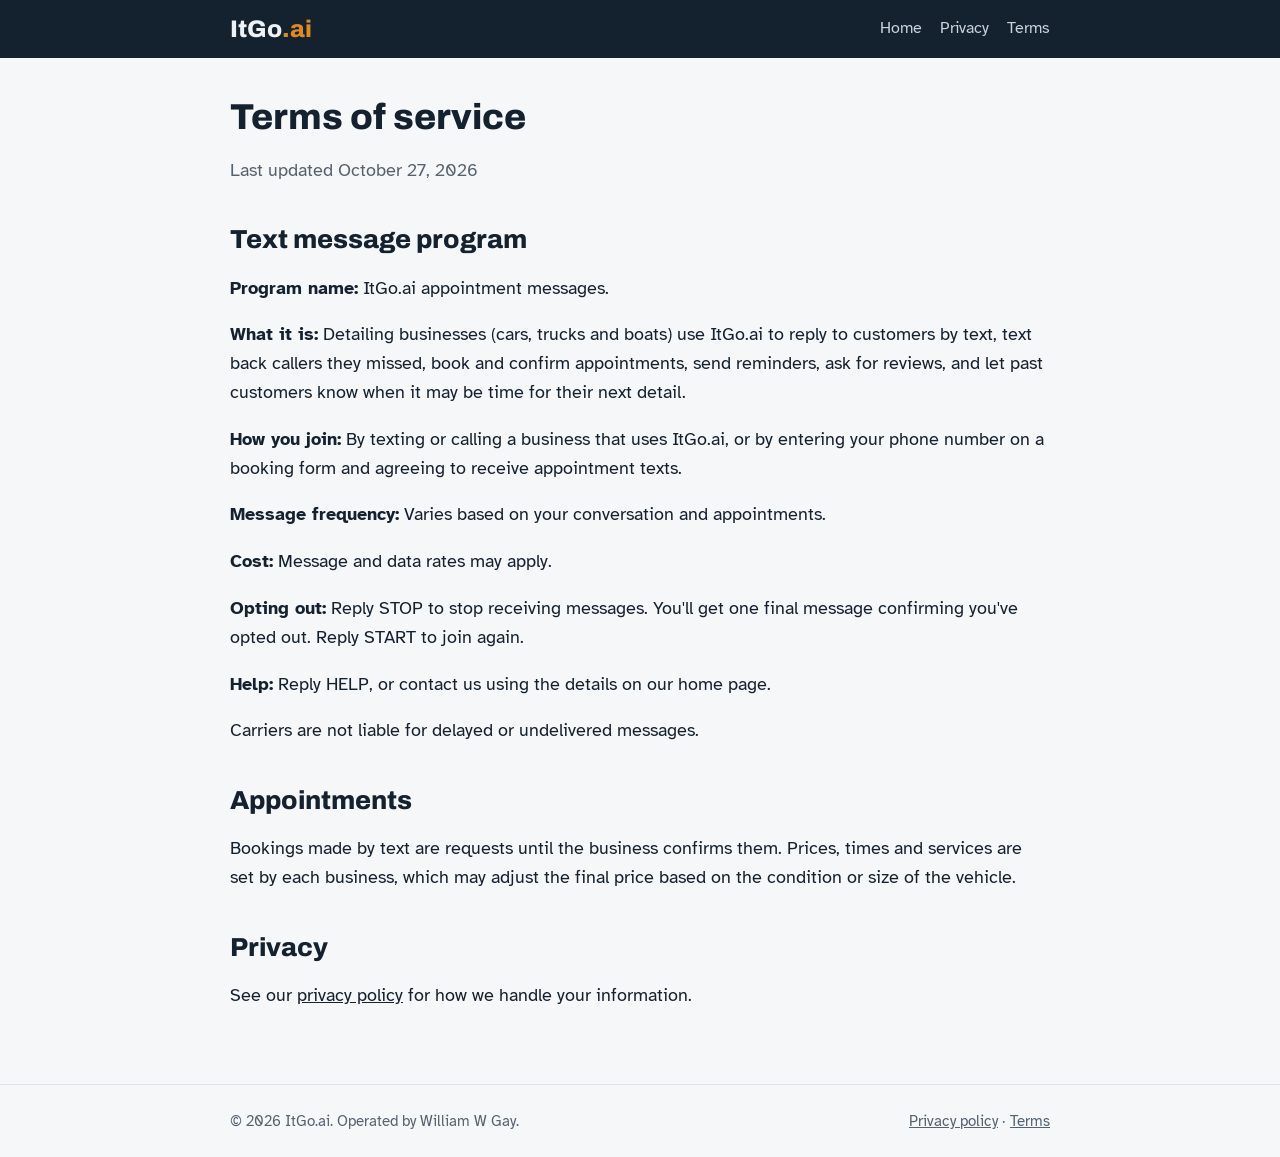
<file: terms.html>
<!doctype html>
<html lang="en">
<head>
<meta charset="utf-8">
<meta name="viewport" content="width=device-width, initial-scale=1, viewport-fit=cover">
<title>Terms · ItGo.ai</title>
<meta name="description" content="ItGo.ai answers texts for detailing businesses (cars, trucks and boats), books appointments and keeps their calendar full.">
<link rel="stylesheet" href="https://fonts.googleapis.com/css2?family=Archivo:wdth,wght@112,800&family=Atkinson+Hyperlegible:wght@400;700&display=swap">
<link rel="stylesheet" href="style.css">
</head>
<body>
<header><div class="wrap"><a class="logo" href="index.html">ItGo<span>.ai</span></a>
<nav><a href="index.html">Home</a><a href="privacy.html">Privacy</a><a href="terms.html">Terms</a></nav></div></header>
<main class="wrap">
<h1 style="font:800 36px/1.1 var(--display);margin:0 0 6px">Terms of service</h1>
<p class="muted">Last updated October 27, 2026</p>

<h2>Text message program</h2>
<p><strong>Program name:</strong> ItGo.ai appointment messages.</p>
<p><strong>What it is:</strong> Detailing businesses (cars, trucks and boats) use ItGo.ai to reply to customers by text, text back callers they missed, book and confirm appointments, send reminders, ask for reviews, and let past customers know when it may be time for their next detail.</p>
<p><strong>How you join:</strong> By texting or calling a business that uses ItGo.ai, or by entering your phone number on a booking form and agreeing to receive appointment texts.</p>
<p><strong>Message frequency:</strong> Varies based on your conversation and appointments.</p>
<p><strong>Cost:</strong> Message and data rates may apply.</p>
<p><strong>Opting out:</strong> Reply STOP to stop receiving messages. You'll get one final message confirming you've opted out. Reply START to join again.</p>
<p><strong>Help:</strong> Reply HELP, or contact us using the details on our home page.</p>
<p>Carriers are not liable for delayed or undelivered messages.</p>

<h2>Appointments</h2>
<p>Bookings made by text are requests until the business confirms them. Prices, times and services are set by each business, which may adjust the final price based on the condition or size of the vehicle.</p>

<h2>Privacy</h2>
<p>See our <a href="privacy.html">privacy policy</a> for how we handle your information.</p>
</main>
<footer><div class="wrap"><span>© 2026 ItGo.ai. Operated by William W Gay.</span><span><a href="privacy.html">Privacy policy</a> · <a href="terms.html">Terms</a></span></div></footer>
</body>
</html>
</file>
<file: style.css>
:root{--bg:#f6f7f9;--card:#fff;--ink:#14212e;--muted:#55636f;--line:#dde3e8;--accent:#e08a1e;--deep:#14212e;
--display:"Archivo","Arial Black",system-ui,sans-serif;--body:"Atkinson Hyperlegible",system-ui,-apple-system,"Segoe UI",sans-serif}
@media (prefers-color-scheme:dark){:root{--bg:#0e151c;--card:#17212b;--ink:#eef2f6;--muted:#9fadba;--line:#2a3744;--accent:#f2a33b;--deep:#060b10;color-scheme:dark}}
*{box-sizing:border-box}
body{margin:0;background:var(--bg);color:var(--ink);font:18px/1.6 var(--body)}
.wrap{max-width:860px;margin:0 auto;padding-left:max(20px,env(safe-area-inset-left));padding-right:max(20px,env(safe-area-inset-right))}
header{background:var(--deep);color:#eef2f6}
header .wrap{display:flex;justify-content:space-between;align-items:center;gap:16px;padding-block:16px;flex-wrap:wrap}
.logo{font:800 24px var(--display);color:#eef2f6;text-decoration:none}
.logo span{color:var(--accent)}
nav{display:flex;gap:18px;font-size:16px}
nav a{color:#c9d3dc;text-decoration:none}
nav a:hover,nav a:focus-visible{color:#fff;text-decoration:underline}
.hero{background:var(--deep);color:#eef2f6;padding-block:28px 56px}
.hero h1{font:800 clamp(32px,6vw,52px)/1.08 var(--display);margin:0 0 16px;max-width:16ch;text-wrap:balance}
.hero p{font-size:20px;color:#c9d3dc;max-width:58ch;margin:0}
main{padding-block:40px 56px}
h2{font:800 26px/1.2 var(--display);margin:40px 0 12px;text-wrap:balance}
h3{font-size:19px;margin:24px 0 6px}
p,li{max-width:68ch}
.steps{display:grid;grid-template-columns:repeat(3,1fr);gap:16px;margin-top:16px}
.step{background:var(--card);border:1px solid var(--line);border-radius:14px;padding:18px}
.step b{display:block;font:800 18px var(--display);margin-bottom:6px}
.step p{margin:0;color:var(--muted);font-size:16px}
.sms{background:var(--card);border:1px solid var(--line);border-radius:14px;padding:20px;margin-top:16px}
.sms p{margin:0 0 10px}
.sms p:last-child{margin:0}
.muted{color:var(--muted)}
a{color:inherit}
footer{border-top:1px solid var(--line);padding-block:24px;color:var(--muted);font-size:15px}
footer .wrap{display:flex;justify-content:space-between;gap:12px;flex-wrap:wrap}
@media (max-width:680px){.steps{grid-template-columns:1fr}}
.cta{display:flex;gap:12px;flex-wrap:wrap;margin-top:24px}
.btn{display:inline-block;background:var(--accent);color:#14212e;font-weight:700;text-decoration:none;padding:13px 20px;border-radius:12px}
.btn.ghost{background:none;color:#eef2f6;border:2px solid #c9d3dc}
.btn:focus-visible{outline:3px solid #fff;outline-offset:2px}
.grid2{display:grid;grid-template-columns:1fr 1fr;gap:16px;margin-top:16px}
@media (max-width:680px){.grid2{grid-template-columns:1fr}}
</file>
